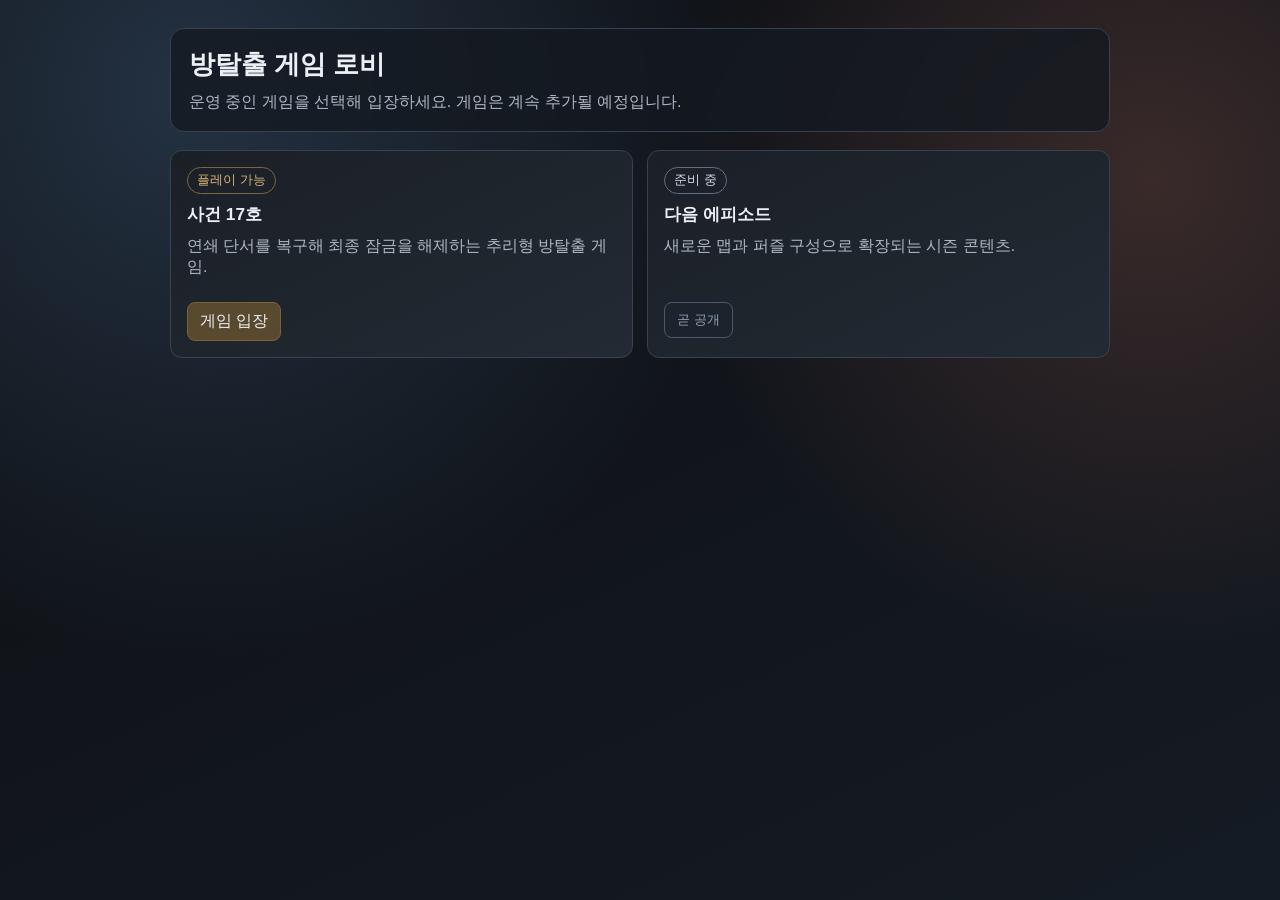
<file: index.html>
<!doctype html>
<html lang="ko">
  <head>
    <meta charset="UTF-8" />
    <meta name="viewport" content="width=device-width, initial-scale=1.0" />
    <title>방탈출 게임 로비</title>
    <style>
      :root {
        --bg: #111316;
        --panel: #1b2027;
        --panel-2: #232a33;
        --line: #364152;
        --text: #eceff4;
        --muted: #aeb7c3;
        --accent: #d8b376;
      }

      * {
        box-sizing: border-box;
      }

      body {
        margin: 0;
        min-height: 100vh;
        color: var(--text);
        background:
          radial-gradient(circle at 15% 10%, #243243 0, transparent 42%),
          radial-gradient(circle at 90% 20%, #3a2a2a 0, transparent 35%),
          linear-gradient(155deg, #0d0f12, #151b24);
        font-family: "Pretendard", "Noto Sans KR", sans-serif;
      }

      .lobby {
        max-width: 980px;
        margin: 0 auto;
        padding: 28px 20px 40px;
      }

      .hero {
        padding: 18px;
        border: 1px solid var(--line);
        border-radius: 14px;
        background: rgba(20, 25, 33, 0.8);
        backdrop-filter: blur(6px);
      }

      .hero h1 {
        margin: 0;
        font-size: 1.6rem;
      }

      .hero p {
        margin: 10px 0 0;
        color: var(--muted);
      }

      .games {
        margin-top: 18px;
        display: grid;
        grid-template-columns: repeat(auto-fit, minmax(260px, 1fr));
        gap: 14px;
      }

      .game-card {
        border: 1px solid var(--line);
        border-radius: 12px;
        padding: 16px;
        background: linear-gradient(155deg, var(--panel), var(--panel-2));
      }

      .game-card h2 {
        margin: 0;
        font-size: 1.08rem;
      }

      .game-card p {
        margin: 10px 0;
        color: var(--muted);
        min-height: 56px;
      }

      .badge {
        display: inline-block;
        margin-bottom: 8px;
        padding: 4px 9px;
        border-radius: 999px;
        font-size: 0.8rem;
        border: 1px solid #5f6f84;
        color: #cfdae8;
      }

      .badge.ready {
        border-color: #7c6641;
        color: var(--accent);
      }

      .enter-btn {
        display: inline-block;
        text-decoration: none;
        color: var(--text);
        border: 1px solid #786240;
        background: #59492f;
        border-radius: 8px;
        padding: 8px 12px;
      }

      .enter-btn:hover {
        border-color: #c8a86f;
      }

      .disabled {
        border: 1px solid #4d596b;
        border-radius: 8px;
        padding: 8px 12px;
        color: #91a0b5;
        background: #1c232c;
      }

      @media (max-width: 680px) {
        .lobby {
          padding: 18px 14px 28px;
        }
      }
    </style>
  </head>
  <body>
    <main class="lobby">
      <section class="hero">
        <h1>방탈출 게임 로비</h1>
        <p>운영 중인 게임을 선택해 입장하세요. 게임은 계속 추가될 예정입니다.</p>
      </section>

      <section class="games">
        <article class="game-card">
          <span class="badge ready">플레이 가능</span>
          <h2>사건 17호</h2>
          <p>연쇄 단서를 복구해 최종 잠금을 해제하는 추리형 방탈출 게임.</p>
          <a class="enter-btn" href="./case17.html">게임 입장</a>
        </article>

        <article class="game-card">
          <span class="badge">준비 중</span>
          <h2>다음 에피소드</h2>
          <p>새로운 맵과 퍼즐 구성으로 확장되는 시즌 콘텐츠.</p>
          <button class="disabled" type="button" disabled>곧 공개</button>
        </article>
      </section>
    </main>
  </body>
</html>
</file>
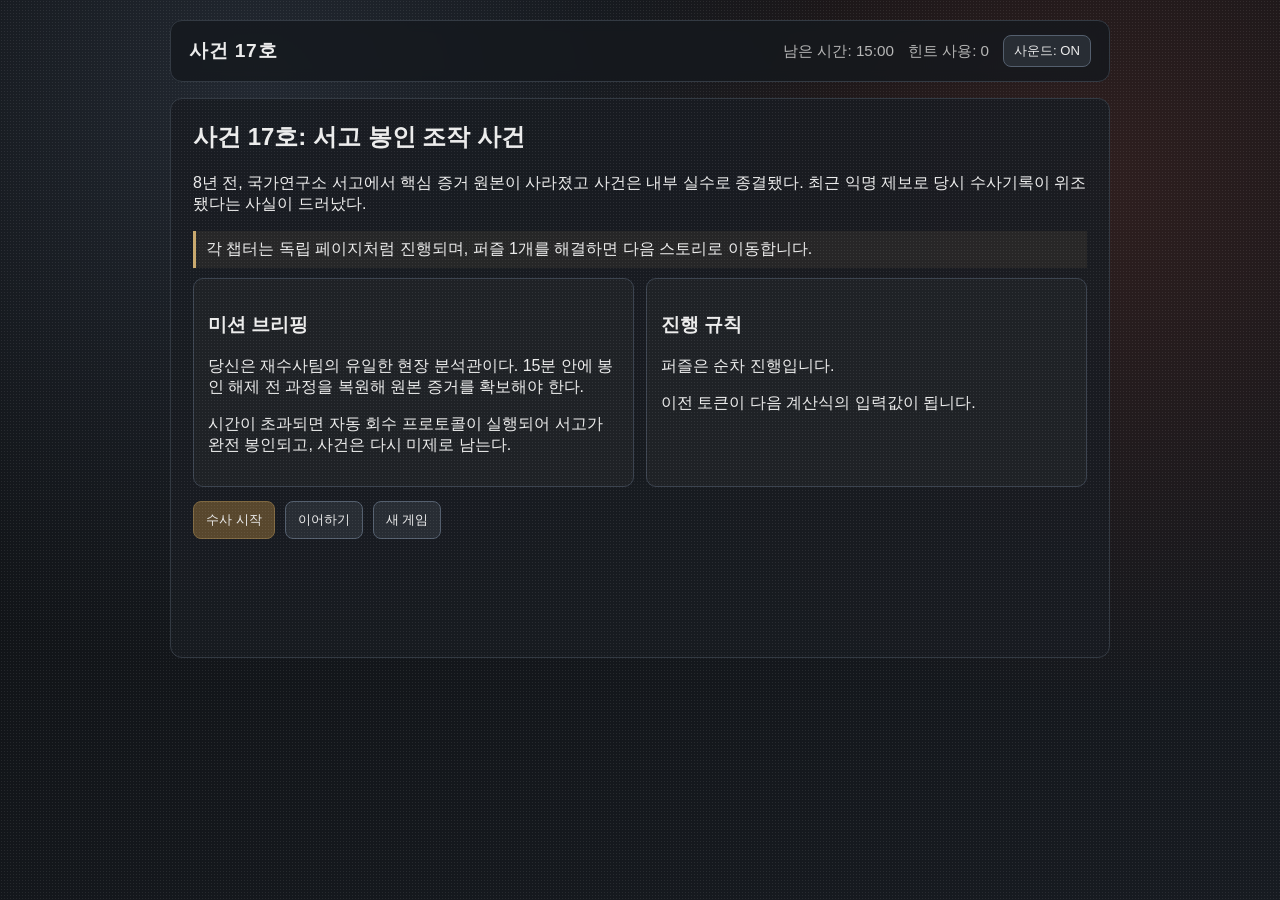
<file: case17.html>
<!doctype html>
<html lang="ko">
  <head>
    <meta charset="UTF-8" />
    <meta name="viewport" content="width=device-width, initial-scale=1.0" />
    <title>사건 17호 - 추리 방탈출</title>
    <link rel="stylesheet" href="./style.css" />
  </head>
  <body>
    <div class="app-shell">
      <header class="topbar">
        <h1>사건 17호</h1>
        <div class="meta">
          <span id="timer">남은 시간: 15:00</span>
          <span id="hint-count">힌트 사용: 0</span>
          <button id="audio-toggle" type="button">사운드: ON</button>
        </div>
      </header>

      <main id="app" class="scene-root"></main>
    </div>

    <div id="modal" class="modal hidden" aria-hidden="true">
      <div id="modal-content" class="modal-card"></div>
    </div>

    <script src="./js/state.js"></script>
    <script src="./js/puzzles.js"></script>
    <script src="./js/audio.js"></script>
    <script src="./js/scenes.js"></script>
    <script src="./js/main.js"></script>
  </body>
</html>
</file>
<file: style.css>
:root {
  --bg: #121314;
  --panel: #1f2226;
  --panel-2: #282d34;
  --accent: #c9a96e;
  --accent-strong: #e6c384;
  --text: #ececec;
  --muted: #b7b7b7;
  --danger: #d96b6b;
}

* {
  box-sizing: border-box;
}

body {
  margin: 0;
  min-height: 100vh;
  color: var(--text);
  background:
    radial-gradient(circle at 20% 10%, #222831 0, transparent 45%),
    radial-gradient(circle at 85% 20%, #2f1f1f 0, transparent 40%),
    linear-gradient(160deg, #0d0f11, #171b21);
  font-family: "Pretendard", "Noto Sans KR", sans-serif;
  position: relative;
}

body::before {
  content: "";
  position: fixed;
  inset: 0;
  pointer-events: none;
  opacity: 0.08;
  background-image: radial-gradient(#fff 0.3px, transparent 0.3px);
  background-size: 3px 3px;
}

.app-shell {
  max-width: 980px;
  margin: 0 auto;
  padding: 20px;
}

.topbar {
  display: flex;
  justify-content: space-between;
  align-items: center;
  gap: 16px;
  padding: 14px 18px;
  margin-bottom: 16px;
  border: 1px solid #333a43;
  border-radius: 12px;
  background: rgba(20, 24, 29, 0.8);
  backdrop-filter: blur(6px);
}

.topbar h1 {
  margin: 0;
  font-size: 1.2rem;
  letter-spacing: 0.04em;
}

.meta {
  display: flex;
  gap: 14px;
  align-items: center;
  color: var(--muted);
  font-size: 0.95rem;
}

#audio-toggle {
  padding: 6px 10px;
  font-size: 0.82rem;
}

.scene-root {
  border: 1px solid #333a43;
  border-radius: 12px;
  background: rgba(24, 28, 34, 0.88);
  min-height: 560px;
  overflow: hidden;
}

.scene-root.stage-1 {
  background: linear-gradient(180deg, rgba(35, 44, 55, 0.95), rgba(20, 23, 28, 0.95));
}

.scene-root.stage-2 {
  background: linear-gradient(180deg, rgba(43, 49, 56, 0.95), rgba(24, 26, 31, 0.95));
}

.scene-root.stage-3 {
  background: linear-gradient(180deg, rgba(25, 34, 44, 0.95), rgba(16, 20, 26, 0.95));
}

.scene-root.stage-4 {
  background: linear-gradient(180deg, rgba(42, 40, 44, 0.95), rgba(24, 22, 27, 0.95));
}

.scene-root.stage-5 {
  background: linear-gradient(180deg, rgba(47, 38, 33, 0.95), rgba(27, 22, 19, 0.95));
}

.scene-root.stage-6 {
  background: linear-gradient(180deg, rgba(27, 30, 38, 0.95), rgba(15, 17, 22, 0.95));
}

.scene {
  padding: 22px;
  animation: scene-in 360ms ease;
}

.scene h2 {
  margin-top: 0;
}

.chapter-head {
  display: grid;
  grid-template-columns: 1.15fr 1fr;
  gap: 12px;
  margin-bottom: 14px;
}

.chapter-image {
  width: 100%;
  height: 180px;
  object-fit: cover;
  border-radius: 10px;
  border: 1px solid #4a5564;
}

.radio-scene {
  max-width: 880px;
}

.radio-box {
  margin-top: 12px;
  min-height: 180px;
  border: 1px solid #4c5a6b;
  border-radius: 10px;
  background: #10151b;
  padding: 14px;
  font-family: "Courier New", monospace;
  line-height: 1.5;
  color: #cfe2f7;
}

.radio-line {
  margin-bottom: 8px;
}

.card {
  border: 1px solid #3c4450;
  border-radius: 10px;
  background: var(--panel);
  padding: 14px;
}

.row {
  display: grid;
  grid-template-columns: repeat(auto-fit, minmax(220px, 1fr));
  gap: 12px;
}

.controls {
  display: flex;
  gap: 10px;
  flex-wrap: wrap;
  margin-top: 14px;
}

button {
  border: 1px solid #545f6e;
  border-radius: 8px;
  padding: 9px 12px;
  background: var(--panel-2);
  color: var(--text);
  cursor: pointer;
}

button.primary {
  border-color: #7f6840;
  background: #58472d;
}

button:hover {
  border-color: var(--accent-strong);
}

.clue-item {
  padding: 10px;
  border-radius: 8px;
  border: 1px dashed #566171;
  margin-bottom: 8px;
  color: var(--muted);
}

.room-grid {
  display: grid;
  grid-template-columns: repeat(auto-fit, minmax(180px, 1fr));
  gap: 10px;
}

.hotspot {
  min-height: 120px;
  border-radius: 10px;
  border: 1px solid #45505f;
  background: linear-gradient(145deg, #242a33, #1a1f26);
  padding: 12px;
  display: flex;
  flex-direction: column;
  justify-content: space-between;
  transform: translateY(0);
  transition: transform 180ms ease, border-color 180ms ease, box-shadow 220ms ease;
  animation: pop-in 340ms ease backwards;
}

.hotspot:nth-child(1) {
  animation-delay: 40ms;
}

.hotspot:nth-child(2) {
  animation-delay: 90ms;
}

.hotspot:nth-child(3) {
  animation-delay: 140ms;
}

.hotspot:nth-child(4) {
  animation-delay: 190ms;
}

.hotspot:hover {
  transform: translateY(-2px);
  border-color: #7f8ea4;
  box-shadow: 0 8px 24px rgba(0, 0, 0, 0.28);
}

.hotspot.solved {
  border-color: #6a895f;
  background: linear-gradient(145deg, #2a3530, #1f2824);
}

.hotspot h3 {
  margin: 0;
  font-size: 1rem;
}

.hotspot p {
  margin: 8px 0;
  color: var(--muted);
  font-size: 0.9rem;
}

.status-bar {
  margin: 14px 0;
  color: var(--muted);
}

.attempt-chip {
  display: inline-block;
  margin: 8px 0 0;
  padding: 6px 10px;
  border: 1px solid #5b6776;
  border-radius: 999px;
  color: #d7dde7;
  font-size: 0.86rem;
}

.story-card {
  border-color: #566477;
}

.briefing-card {
  border-color: #6c5a3f;
  background: linear-gradient(160deg, rgba(54, 43, 30, 0.9), rgba(36, 30, 24, 0.9));
}

.tension-text {
  margin-top: 10px;
  color: #f0c58a;
}

.story-line {
  min-height: 72px;
  line-height: 1.5;
  color: #d2d8e2;
}

.puzzle-image {
  width: 100%;
  margin-top: 10px;
  border-radius: 10px;
  border: 1px solid #495666;
  display: block;
}

.stats-card {
  border-color: #546273;
}

.stats-table {
  width: 100%;
  border-collapse: collapse;
  font-size: 0.94rem;
}

.stats-table th,
.stats-table td {
  text-align: left;
  border-bottom: 1px solid #384251;
  padding: 8px 6px;
}

.stats-table th {
  color: #d7dde7;
}

.stats-log {
  margin: 0;
  padding-left: 18px;
  color: #c8d0dc;
  line-height: 1.45;
}

.stats-log li {
  margin-bottom: 7px;
}

.pulse-danger {
  color: #f59d9d;
  animation: pulse 1s ease-in-out infinite;
}

.notice {
  border-left: 3px solid var(--accent);
  padding: 8px 10px;
  margin: 10px 0;
  background: rgba(201, 169, 110, 0.08);
}

.input-row {
  display: flex;
  gap: 8px;
  margin-top: 10px;
}

input[type="text"] {
  flex: 1;
  padding: 9px;
  border-radius: 8px;
  border: 1px solid #55606f;
  background: #111418;
  color: var(--text);
}

.modal {
  position: fixed;
  inset: 0;
  display: grid;
  place-items: center;
  background: rgba(0, 0, 0, 0.5);
  z-index: 10;
}

.modal.hidden {
  display: none;
}

.modal-card {
  width: min(820px, 96vw);
  max-height: 90vh;
  overflow: auto;
  border: 1px solid #454f5f;
  border-radius: 12px;
  padding: 18px;
  background: #1a1f26;
  animation: modal-in 200ms ease;
}

.error {
  color: var(--danger);
}

.success {
  color: #8fd39c;
}

.fx-success {
  animation: flash-success 400ms ease;
}

.fx-danger {
  animation: flash-danger 400ms ease;
}

@keyframes scene-in {
  from {
    opacity: 0.45;
    transform: translateY(8px);
  }
  to {
    opacity: 1;
    transform: translateY(0);
  }
}

@keyframes modal-in {
  from {
    transform: scale(0.96);
    opacity: 0;
  }
  to {
    transform: scale(1);
    opacity: 1;
  }
}

@keyframes pop-in {
  from {
    transform: translateY(6px);
    opacity: 0;
  }
  to {
    transform: translateY(0);
    opacity: 1;
  }
}

@keyframes pulse {
  0% {
    opacity: 0.8;
  }
  50% {
    opacity: 1;
  }
  100% {
    opacity: 0.8;
  }
}

@keyframes flash-success {
  0% {
    box-shadow: inset 0 0 0 0 rgba(118, 194, 133, 0.35);
  }
  100% {
    box-shadow: inset 0 0 0 20px rgba(118, 194, 133, 0);
  }
}

@keyframes flash-danger {
  0% {
    box-shadow: inset 0 0 0 0 rgba(211, 109, 109, 0.35);
  }
  100% {
    box-shadow: inset 0 0 0 20px rgba(211, 109, 109, 0);
  }
}

@media (max-width: 680px) {
  .topbar {
    flex-direction: column;
    align-items: flex-start;
  }

  .scene {
    padding: 16px;
  }

  .chapter-head {
    grid-template-columns: 1fr;
  }
}
</file>
